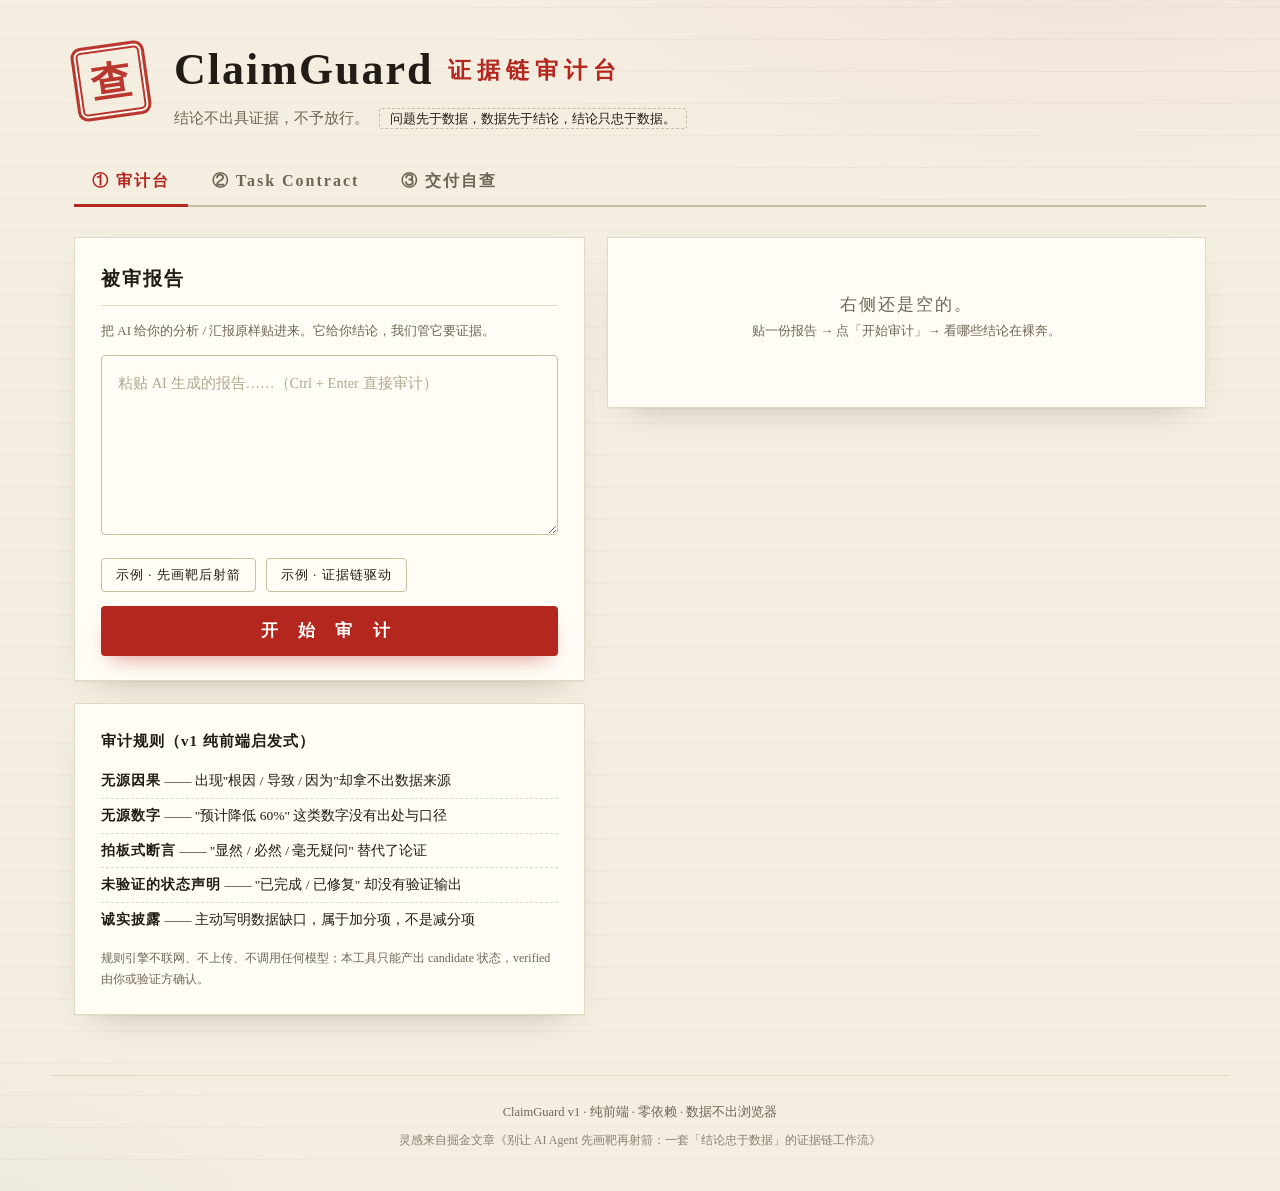
<file: index.html>
<!DOCTYPE html>
<html lang="zh-CN">
<head>
<meta charset="UTF-8">
<meta name="viewport" content="width=device-width, initial-scale=1.0">
<title>ClaimGuard · 证据链审计台</title>
<meta name="description" content="把 AI 生成的报告贴进来，一键审计哪些结论在裸奔。结论不出具证据，不予放行。">
<link rel="icon" href='data:image/svg+xml,<svg xmlns="http://www.w3.org/2000/svg" viewBox="0 0 64 64"><rect x="6" y="6" width="52" height="52" rx="8" fill="none" stroke="%23b3271e" stroke-width="5"/><text x="32" y="45" font-size="34" text-anchor="middle" fill="%23b3271e" font-family="serif" font-weight="bold">查</text></svg>'>
<link rel="stylesheet" href="style.css">
</head>
<body>

<header class="masthead">
  <div class="masthead-inner">
    <div class="seal" aria-hidden="true">查</div>
    <div class="masthead-text">
      <h1>ClaimGuard<span class="cn">证据链审计台</span></h1>
      <p class="tagline">结论不出具证据，不予放行。<span class="motto">问题先于数据，数据先于结论，结论只忠于数据。</span></p>
    </div>
  </div>
  <nav class="tabs" role="tablist">
    <button class="tab active" data-tab="audit" role="tab">① 审计台</button>
    <button class="tab" data-tab="contract" role="tab">② Task Contract</button>
    <button class="tab" data-tab="checklist" role="tab">③ 交付自查</button>
  </nav>
</header>

<main>

  <!-- ============ ① 审计台 ============ -->
  <section id="panel-audit" class="panel active" role="tabpanel">
    <div class="cols">
      <div class="col input-col">
        <div class="paper-card" id="input-card">
          <h2>被审报告</h2>
          <p class="hint">把 AI 给你的分析 / 汇报原样贴进来。它给你结论，我们管它要证据。</p>
          <textarea id="report-input" spellcheck="false"
            placeholder="粘贴 AI 生成的报告……（Ctrl + Enter 直接审计）"></textarea>
          <div class="btn-row">
            <button id="btn-example-bad" class="ghost-btn" type="button">示例 · 先画靶后射箭</button>
            <button id="btn-example-good" class="ghost-btn" type="button">示例 · 证据链驱动</button>
          </div>
          <button id="btn-audit" class="primary-btn" type="button">开 始 审 计</button>
        </div>
        <div class="paper-card note-card">
          <h3>审计规则（v1 纯前端启发式）</h3>
          <ul class="rule-list">
            <li><b>无源因果</b> —— 出现"根因 / 导致 / 因为"却拿不出数据来源</li>
            <li><b>无源数字</b> —— "预计降低 60%" 这类数字没有出处与口径</li>
            <li><b>拍板式断言</b> —— "显然 / 必然 / 毫无疑问" 替代了论证</li>
            <li><b>未验证的状态声明</b> —— "已完成 / 已修复" 却没有验证输出</li>
            <li><b>诚实披露</b> —— 主动写明数据缺口，属于加分项，不是减分项</li>
          </ul>
          <p class="hint small">规则引擎不联网、不上传、不调用任何模型；本工具只能产出 candidate 状态，verified 由你或验证方确认。</p>
        </div>
      </div>

      <div class="col result-col">
        <div id="verdict-bar" class="verdict-bar hidden"></div>
        <div id="markup-card" class="paper-card hidden">
          <h2>批注稿 <span id="case-no" class="case-no"></span></h2>
          <div id="markup" class="markup"></div>
        </div>
        <div id="ledger-card" class="paper-card hidden">
          <h2>结论台账</h2>
          <div class="table-wrap"><table id="ledger"></table></div>
        </div>
        <div id="json-card" class="paper-card hidden">
          <h2>结构化输出 <span class="sub">（与文章 schema 对齐 · candidate 状态）</span></h2>
          <pre id="json-out"></pre>
          <button id="btn-copy" class="ghost-btn" type="button">复制 JSON</button>
        </div>
        <div id="empty-state" class="paper-card empty">
          <p>右侧还是空的。</p>
          <p class="hint">贴一份报告 → 点「开始审计」→ 看哪些结论在裸奔。</p>
        </div>
      </div>
    </div>
  </section>

  <!-- ============ ② Task Contract ============ -->
  <section id="panel-contract" class="panel" role="tabpanel">
    <div class="cols">
      <div class="col">
        <div class="paper-card">
          <h2>先定问题，不定结论</h2>
          <p class="hint">任何分析任务开工前，先把要回答什么写成合同。<b>这里定的是问题，不是答案。</b></p>
          <label class="field">Intent · 要回答什么问题？读者是谁？读完做什么决策？
            <textarea id="c-intent" rows="3" placeholder="定位 /orders 接口 P99 从 200ms 涨到 800ms 的主要贡献因素；读者是技术负责人，需决定是否今晚发布热修复"></textarea>
          </label>
          <label class="field">Acceptance · 结论的验收标准（每行一条）
            <textarea id="c-acceptance" rows="3" placeholder="每个结论至少绑定 1 条可复核的数据来源
区分 verified / inferred / gap
数据不足时显式披露，不得用推测填补关键结论"></textarea>
          </label>
          <label class="field">Forbidden · 明确禁止的行为（每行一条）
            <textarea id="c-forbidden" rows="2" placeholder="禁止输出无证据来源的因果论断
禁止为了叙事完整性而虚构数据"></textarea>
          </label>
          <label class="field">Verify Commands · 可执行的验证动作（每行一条）
            <textarea id="c-verify" rows="2" placeholder="查询 APM 最近 7 天 /orders 分位数曲线
导出慢查询日志 Top 50"></textarea>
          </label>
        </div>
      </div>
      <div class="col">
        <div class="paper-card">
          <h2>Contract JSON <span class="sub">（可直接抄进 Agent 的 System Prompt）</span></h2>
          <pre id="contract-out"></pre>
          <button id="btn-copy-contract" class="ghost-btn" type="button">复制 Contract</button>
        </div>
        <div class="paper-card note-card">
          <h3>用法</h3>
          <ul class="rule-list">
            <li>把 Contract 发给 Agent 并要求确认后，才允许拉数据</li>
            <li>数据与预设叙事冲突时：<b>改叙事，禁止改数据</b></li>
            <li>交付固定三段：<b>候选结论 + 证据链 + 剩余风险</b></li>
          </ul>
        </div>
      </div>
    </div>
  </section>

  <!-- ============ ③ 交付自查 ============ -->
  <section id="panel-checklist" class="panel" role="tabpanel">
    <div class="cols">
      <div class="col single">
        <div class="paper-card">
          <h2>Confidence Gate · 发报告前过一遍</h2>
          <div class="check-item"><input type="checkbox" id="ck1"><label for="ck1">开工时定的是<b>问题</b>，还是不知不觉写成了结论？</label></div>
          <div class="check-item"><input type="checkbox" id="ck2"><label for="ck2">每条关键结论，都能指出<b>具体的数据来源</b>吗？</label></div>
          <div class="check-item"><input type="checkbox" id="ck3"><label for="ck3">数据打脸预设故事时，改的是<b>故事</b>，还是数据？</label></div>
          <div class="check-item"><input type="checkbox" id="ck4"><label for="ck4">所有数据缺口，都<b>明说了</b>吗？有没有被推测悄悄填上的？</label></div>
          <div class="check-item"><input type="checkbox" id="ck5"><label for="ck5">"已完成"这三个字，是<b>验证过之后</b>说的，还是感觉上该说了？</label></div>
          <div id="check-progress" class="check-progress">已确认 0 / 5</div>
          <div id="check-stamp" class="stamp-row hidden"><span class="stamp green">可交付</span></div>
        </div>
      </div>
    </div>
  </section>

</main>

<footer>
  <p>ClaimGuard v1 · 纯前端 · 零依赖 · 数据不出浏览器</p>
  <p class="credit">灵感来自掘金文章《别让 AI Agent 先画靶再射箭：一套「结论忠于数据」的证据链工作流》</p>
</footer>

<div id="toast" class="toast hidden"></div>

<script src="app.js"></script>
</body>
</html>
</file>
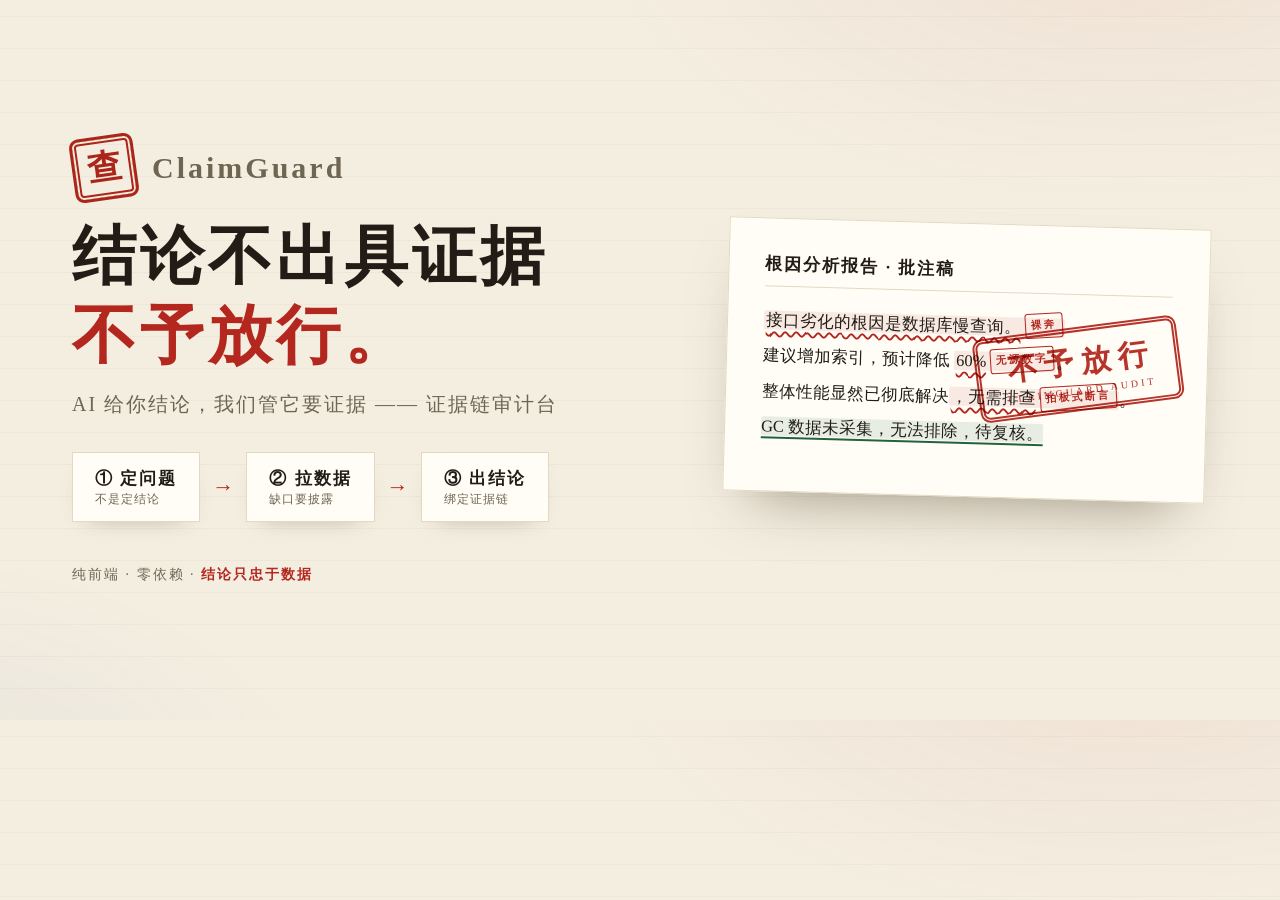
<file: cover.html>
<!DOCTYPE html>
<html lang="zh-CN">
<head>
<meta charset="UTF-8">
<title>ClaimGuard 封面 1280x720</title>
<style>
  *{margin:0;padding:0;box-sizing:border-box}
  :root{
    --paper:#f4eee1; --card:#fffdf6; --ink:#211d16; --ink-soft:#6f6553;
    --line:#e3d9c2; --red:#b3271e; --red-soft:rgba(179,39,30,.09); --green:#22633c;
    --serif:"Noto Serif SC","Source Han Serif SC","Songti SC","STSong","SimSun",serif;
  }
  html,body{width:1280px;height:720px;overflow:hidden}
  body{
    font-family:var(--serif);color:var(--ink);
    background:
      repeating-linear-gradient(0deg, transparent 0 31px, rgba(120,100,60,.05) 31px 32px),
      radial-gradient(900px 480px at 88% -12%, rgba(179,39,30,.07), transparent 60%),
      radial-gradient(700px 420px at -8% 112%, rgba(31,78,107,.06), transparent 60%),
      var(--paper);
    display:flex;align-items:center;
  }
  .wrap{display:grid;grid-template-columns:56fr 44fr;gap:40px;padding:0 72px;width:100%;align-items:center}

  /* 左栏 */
  .brand{display:flex;align-items:center;gap:16px;margin-bottom:18px}
  .brand .seal{
    width:64px;height:64px;border:3px solid var(--red);border-radius:9px;
    box-shadow:inset 0 0 0 2px var(--card),inset 0 0 0 4px var(--red);
    display:grid;place-items:center;color:var(--red);font-size:34px;font-weight:800;
    transform:rotate(-8deg);mix-blend-mode:multiply;
  }
  .brand .wordmark{font-size:30px;font-weight:900;letter-spacing:3px;color:var(--ink-soft)}
  h1{font-size:64px;font-weight:900;letter-spacing:4px;line-height:1.22}
  h1 .accent{color:var(--red)}
  .tagline{margin-top:16px;font-size:20px;color:var(--ink-soft);letter-spacing:2px}
  .flow{margin-top:34px;display:flex;gap:0;align-items:center}
  .step{
    background:var(--card);border:1px solid var(--line);
    box-shadow:0 10px 24px -16px rgba(60,45,20,.4);
    padding:14px 22px;font-size:17px;font-weight:700;letter-spacing:2px;
  }
  .step small{display:block;font-size:11.5px;font-weight:400;color:var(--ink-soft);letter-spacing:1px;margin-top:2px}
  .arrow{color:var(--red);font-size:22px;padding:0 12px;font-weight:900}
  .foot{margin-top:44px;font-size:14px;color:var(--ink-soft);letter-spacing:2px}
  .foot b{color:var(--red)}

  /* 右栏：批注稿卡片 */
  .doc{
    position:relative;background:var(--card);
    border:1px solid var(--line);
    box-shadow:0 30px 60px -30px rgba(60,45,20,.5);
    padding:34px 36px 46px;transform:rotate(1.6deg);
  }
  .doc .doc-title{font-size:17px;font-weight:800;letter-spacing:2px;border-bottom:1px solid var(--line);padding-bottom:10px;margin-bottom:16px;color:var(--ink)}
  .doc p{font-size:16.5px;line-height:2.15;white-space:pre-wrap}
  .bare{
    background:var(--red-soft);border-radius:2px;padding:0 2px;
    text-decoration:underline wavy var(--red) 2px;text-underline-offset:5px;
  }
  .bare .mini{
    display:inline-block;font-size:10.5px;font-weight:700;color:var(--red);
    border:1.5px solid var(--red);border-radius:3px;padding:0 5px;margin-left:4px;
    transform:translateY(-5px) rotate(-5deg);letter-spacing:2px;
  }
  .ok{
    background:rgba(34,99,60,.1);border-radius:2px;
    text-decoration:underline solid var(--green) 2px;text-underline-offset:5px;
  }
  .stamp{
    position:absolute;right:26px;bottom:88px;
    border:5px double var(--red);border-radius:10px;
    color:var(--red);font-size:30px;font-weight:900;letter-spacing:7px;text-indent:7px;
    padding:10px 20px;transform:rotate(-9deg);
    mix-blend-mode:multiply;opacity:.94;
  }
  .stamp small{display:block;font-size:10px;font-weight:400;letter-spacing:3px;text-align:center;text-indent:3px;margin-top:2px}
  .grain{position:fixed;inset:0;pointer-events:none;
    background:radial-gradient(140% 120% at 50% 40%, transparent 62%, rgba(88,64,28,.10) 100%)}
</style>
</head>
<body>
  <div class="wrap">
    <div class="left">
      <div class="brand">
        <div class="seal">查</div>
        <div class="wordmark">ClaimGuard</div>
      </div>
      <h1>结论不出具证据<br><span class="accent">不予放行。</span></h1>
      <p class="tagline">AI 给你结论，我们管它要证据 —— 证据链审计台</p>
      <div class="flow">
        <div class="step">① 定问题<small>不是定结论</small></div>
        <div class="arrow">→</div>
        <div class="step">② 拉数据<small>缺口要披露</small></div>
        <div class="arrow">→</div>
        <div class="step">③ 出结论<small>绑定证据链</small></div>
      </div>
      <p class="foot">纯前端 · 零依赖 · <b>结论只忠于数据</b></p>
    </div>

    <div class="right">
      <div class="doc">
        <div class="doc-title">根因分析报告 · 批注稿</div>
        <p><span class="bare">接口劣化的根因是数据库慢查询。<span class="mini">裸奔</span></span>
建议增加索引，预计降低 <span class="bare">60%<span class="mini">无源数字</span></span>。
整体性能显然已彻底解决<span class="bare">，无需排查<span class="mini">拍板式断言</span></span>。
<span class="ok">GC 数据未采集，无法排除，待复核。</span></p>
        <div class="stamp">不予放行<small>CLAIMGUARD AUDIT</small></div>
      </div>
    </div>
  </div>
  <div class="grain"></div>
</body>
</html>
</file>
<file: style.css>
/* ============================================================
   ClaimGuard · 证据链审计台
   美学方向：审计红笔 / 公文批注 —— 纸面 + 印章，拒绝千篇一律的深色仪表盘
   ============================================================ */

:root{
  --paper:#f4eee1;
  --card:#fffdf6;
  --ink:#211d16;
  --ink-soft:#6f6553;
  --line:#e3d9c2;
  --line-strong:#c9bda0;
  --red:#b3271e;
  --red-soft:rgba(179,39,30,.09);
  --amber:#96660a;
  --amber-soft:rgba(150,102,10,.12);
  --green:#22633c;
  --green-soft:rgba(34,99,60,.12);
  --blue:#1f4e6b;
  --blue-soft:rgba(31,78,107,.11);
  --serif:"Noto Serif SC","Source Han Serif SC","Songti SC","STSong","STZhongsong","SimSun",serif;
  --mono:"JetBrains Mono","Cascadia Code","SFMono-Regular",Consolas,"Courier New",monospace;
}

*{margin:0;padding:0;box-sizing:border-box}

html{scroll-behavior:smooth}

body{
  font-family:var(--serif);
  color:var(--ink);
  line-height:1.75;
  min-height:100vh;
  background:
    repeating-linear-gradient(0deg, transparent 0 31px, rgba(120,100,60,.045) 31px 32px),
    radial-gradient(1100px 520px at 85% -8%, rgba(179,39,30,.06), transparent 62%),
    radial-gradient(900px 500px at -10% 110%, rgba(31,78,107,.05), transparent 60%),
    var(--paper);
}

::selection{background:var(--red-soft);color:var(--red)}

/* ---------- 头部 ---------- */
.masthead{
  max-width:1180px;margin:0 auto;
  padding:44px 24px 0;
  animation:rise .6s ease both;
}
.masthead-inner{display:flex;align-items:flex-start;gap:26px}
.seal{
  flex:none;width:74px;height:74px;
  border:3px solid var(--red);border-radius:10px;
  box-shadow:inset 0 0 0 2px var(--card),inset 0 0 0 4px var(--red);
  display:grid;place-items:center;
  color:var(--red);font-size:40px;font-weight:800;
  transform:rotate(-8deg);
  opacity:.92;mix-blend-mode:multiply;
  user-select:none;
}
.masthead-text h1{
  font-size:clamp(30px,4.6vw,44px);
  font-weight:900;letter-spacing:2px;line-height:1.2;
}
.masthead-text h1 .cn{
  display:inline-block;margin-left:14px;
  font-size:.52em;font-weight:700;letter-spacing:6px;
  color:var(--red);vertical-align:.28em;
}
.tagline{margin-top:8px;color:var(--ink-soft);font-size:15px}
.tagline .motto{
  margin-left:10px;padding:2px 10px;
  border:1px dashed var(--line-strong);border-radius:3px;
  color:var(--ink);font-size:13px;
}

/* ---------- Tabs ---------- */
.tabs{
  display:flex;gap:6px;margin-top:30px;
  border-bottom:2px solid var(--line-strong);
}
.tab{
  appearance:none;border:none;background:transparent;
  font-family:var(--serif);font-size:16px;font-weight:700;
  color:var(--ink-soft);cursor:pointer;
  padding:10px 18px 12px;letter-spacing:2px;
  border-bottom:3px solid transparent;margin-bottom:-2px;
  transition:color .18s,border-color .18s;
}
.tab:hover{color:var(--ink)}
.tab.active{color:var(--red);border-bottom-color:var(--red)}

/* ---------- 布局 ---------- */
main{max-width:1180px;margin:0 auto;padding:30px 24px 60px}
.panel{display:none}
.panel.active{display:block;animation:rise .45s ease both}
.cols{
  display:grid;grid-template-columns:minmax(340px,46fr) minmax(380px,54fr);
  gap:22px;align-items:start;
}
.col{display:flex;flex-direction:column;gap:22px;min-width:0}
.col.single{max-width:760px;margin:0 auto;width:100%}

/* ---------- 纸卡 ---------- */
.paper-card{
  position:relative;
  background:var(--card);
  border:1px solid var(--line);
  box-shadow:0 1px 0 rgba(0,0,0,.03),0 16px 34px -22px rgba(60,45,20,.35);
  padding:24px 26px;
  animation:rise .5s ease both;
}
.result-col .paper-card:nth-child(2){animation-delay:.08s}
.result-col .paper-card:nth-child(3){animation-delay:.16s}
.result-col .paper-card:nth-child(4){animation-delay:.24s}
.paper-card h2{
  font-size:19px;font-weight:800;letter-spacing:2px;
  padding-bottom:10px;margin-bottom:14px;
  border-bottom:1px solid var(--line);
  display:flex;align-items:baseline;gap:8px;flex-wrap:wrap;
}
.paper-card h2 .sub{font-size:12px;font-weight:400;color:var(--ink-soft);letter-spacing:1px}
.paper-card h3{font-size:15px;font-weight:800;letter-spacing:1px;margin-bottom:10px}
.hint{font-size:13px;color:var(--ink-soft);margin-bottom:12px}
.hint.small{margin:12px 0 0;font-size:12px}
.case-no{
  font-family:var(--mono);font-size:11px;font-weight:400;
  color:var(--ink-soft);letter-spacing:1px;
  border:1px dashed var(--line-strong);border-radius:3px;
  padding:1px 8px;
}

/* ---------- 表单 ---------- */
textarea{
  width:100%;min-height:180px;resize:vertical;
  font-family:var(--serif);font-size:14.5px;line-height:1.9;color:var(--ink);
  background:transparent;
  border:1px solid var(--line-strong);border-radius:4px;
  padding:14px 16px;outline:none;
  transition:border-color .18s,background .18s;
}
textarea:focus{border-color:var(--red);background:rgba(255,255,255,.55)}
textarea::placeholder{color:#b3a88e}
#panel-contract textarea{min-height:64px;font-size:14px}
.field{display:block;font-size:13px;color:var(--ink-soft);margin-bottom:14px}
.field textarea{margin-top:6px;background:rgba(255,255,255,.4)}

/* ---------- 按钮 ---------- */
.btn-row{display:flex;gap:10px;margin:14px 0}
button{
  font-family:var(--serif);cursor:pointer;
  transition:transform .12s,box-shadow .12s,background .18s,color .18s;
}
.ghost-btn{
  background:transparent;color:var(--ink);
  border:1px solid var(--line-strong);border-radius:4px;
  font-size:13px;padding:7px 14px;letter-spacing:1px;
}
.ghost-btn:hover{border-color:var(--red);color:var(--red)}
.primary-btn{
  width:100%;
  background:var(--red);color:#fff;
  border:none;border-radius:4px;
  font-size:17px;font-weight:800;letter-spacing:8px;
  padding:13px 0 14px;
  box-shadow:0 10px 22px -10px rgba(179,39,30,.55);
}
.primary-btn:hover{transform:translateY(-1px);box-shadow:0 14px 26px -10px rgba(179,39,30,.6)}
.primary-btn:active{transform:translateY(1px);box-shadow:none}

/* ---------- 判定条 ---------- */
.verdict-bar{
  display:flex;align-items:center;gap:18px;flex-wrap:wrap;
  background:var(--card);border:1px solid var(--line);
  box-shadow:0 16px 34px -22px rgba(60,45,20,.35);
  padding:16px 22px;
  animation:rise .5s ease both;
}
.stat{font-size:13.5px;color:var(--ink-soft)}
.stat b{color:var(--ink);font-size:17px;font-family:var(--mono);margin-left:4px}
.stat b.red{color:var(--red)}
.stat b.blue{color:var(--blue)}
.stat b.green{color:var(--green)}
.stamp{
  display:inline-grid;place-items:center;
  border:4px double currentColor;border-radius:8px;
  padding:6px 16px;
  font-size:24px;font-weight:900;letter-spacing:6px;text-indent:6px;
  transform:rotate(-6deg);
  mix-blend-mode:multiply;
  animation:stampIn .5s cubic-bezier(.2,1.7,.35,1) both;
  animation-delay:.15s;
}
.stamp.red{color:var(--red)}
.stamp.amber{color:var(--amber)}
.stamp.green{color:var(--green)}
.stamp.grey{color:var(--ink-soft)}
.stamp-row{display:flex;justify-content:center;padding:10px 0 4px}

/* ---------- 批注稿 ---------- */
.markup{
  font-size:15px;line-height:2.2;
  white-space:pre-wrap;word-break:break-word;
}
.f{position:relative;padding:0 1px;border-radius:2px}
.f-bare{
  background:var(--red-soft);
  text-decoration:underline wavy var(--red) 1.5px;
  text-underline-offset:4px;
}
.f-bound{
  background:var(--green-soft);
  text-decoration:underline solid var(--green) 1.5px;
  text-underline-offset:4px;
}
.f-disc{
  background:var(--blue-soft);
  border-bottom:2px dotted var(--blue);
}
.mini{
  display:inline-block;
  font-size:10.5px;font-style:normal;font-weight:700;letter-spacing:1px;
  color:inherit;
  border:1px solid currentColor;border-radius:3px;
  padding:0 5px;margin-left:5px;
  transform:translateY(-5px) rotate(-4deg);
  white-space:nowrap;
}
.f-bare .mini{color:var(--red)}
.f-bound .mini{color:var(--green)}
.f-disc .mini{color:var(--blue)}

/* ---------- 台账 ---------- */
.table-wrap{overflow-x:auto}
table{width:100%;border-collapse:collapse;font-size:13.5px}
th,td{border-bottom:1px solid var(--line);padding:9px 10px;text-align:left;vertical-align:top}
th{font-size:12px;letter-spacing:2px;color:var(--ink-soft);border-bottom:2px solid var(--line-strong);white-space:nowrap}
td .quote{display:block;color:var(--ink);max-width:340px}
td .fix{display:block;color:var(--ink-soft);font-size:12.5px;max-width:300px}
.tag{
  display:inline-block;white-space:nowrap;
  font-size:11.5px;font-weight:700;letter-spacing:1px;
  border:1px solid currentColor;border-radius:3px;
  padding:1px 7px;
}
.tag.bare{color:var(--red);background:var(--red-soft)}
.tag.bound{color:var(--amber);background:var(--amber-soft)}
.tag.disc{color:var(--blue);background:var(--blue-soft)}
tr.disc-row td{color:var(--ink-soft)}

/* ---------- JSON / 契约 ---------- */
pre{
  font-family:var(--mono);font-size:12.5px;line-height:1.8;
  color:var(--ink);
  background:#f7f1e2;
  border:1px solid var(--line);border-radius:4px;
  padding:16px 18px;
  overflow:auto;max-height:340px;white-space:pre;
}

/* ---------- 规则说明 / 自查 ---------- */
.rule-list{list-style:none;font-size:13.5px}
.rule-list li{padding:5px 0;border-bottom:1px dashed var(--line)}
.rule-list li:last-child{border-bottom:none}
.rule-list b{color:var(--red);letter-spacing:1px}
.note-card .rule-list b{color:var(--ink)}

.check-item{
  display:flex;gap:12px;align-items:flex-start;
  padding:13px 4px;border-bottom:1px dashed var(--line);
  font-size:15px;cursor:pointer;
}
.check-item:hover{background:rgba(255,255,255,.5)}
.check-item input{
  appearance:none;flex:none;margin-top:5px;
  width:19px;height:19px;border:2px solid var(--line-strong);border-radius:3px;
  cursor:pointer;position:relative;transition:all .15s;
}
.check-item input:checked{background:var(--green);border-color:var(--green)}
.check-item input:checked::after{
  content:"";position:absolute;left:5px;top:1px;
  width:5px;height:10px;
  border:solid #fff;border-width:0 2px 2px 0;
  transform:rotate(42deg);
}
.check-item b{color:var(--red)}
.check-progress{
  margin-top:16px;font-size:13px;color:var(--ink-soft);
  font-family:var(--mono);letter-spacing:1px;
}

/* ---------- 空态 / 页脚 / Toast ---------- */
.empty{text-align:center;padding:52px 26px;color:var(--ink-soft)}
.empty p:first-child{font-size:17px;letter-spacing:2px}

footer{
  max-width:1180px;margin:0 auto;
  padding:26px 24px 40px;
  border-top:1px solid var(--line);
  color:var(--ink-soft);font-size:12.5px;text-align:center;
}
footer .credit{margin-top:6px;font-size:12px;opacity:.8}

.toast{
  position:fixed;left:50%;bottom:34px;transform:translateX(-50%);
  background:var(--ink);color:var(--card);
  font-size:13px;letter-spacing:2px;
  padding:10px 22px;border-radius:4px;
  box-shadow:0 12px 30px -8px rgba(0,0,0,.4);
  animation:rise .3s ease both;
  z-index:99;
}

.hidden{display:none !important}

/* ---------- 动效 ---------- */
@keyframes rise{
  from{opacity:0;transform:translateY(14px)}
  to{opacity:1;transform:translateY(0)}
}
@keyframes stampIn{
  from{transform:rotate(-6deg) scale(1.9);opacity:0}
  60%{transform:rotate(-6deg) scale(.94);opacity:1}
  to{transform:rotate(-6deg) scale(1);opacity:1}
}
@keyframes shake{
  10%,90%{transform:translateX(-2px)}
  20%,80%{transform:translateX(3px)}
  30%,50%,70%{transform:translateX(-4px)}
  40%,60%{transform:translateX(4px)}
}
.shake{animation:shake .45s ease both}

/* ---------- 响应式 ---------- */
@media (max-width:960px){
  .cols{grid-template-columns:1fr}
  .masthead-inner{gap:18px}
  .seal{width:58px;height:58px;font-size:30px}
  .stat b{font-size:15px}
}
</file>
